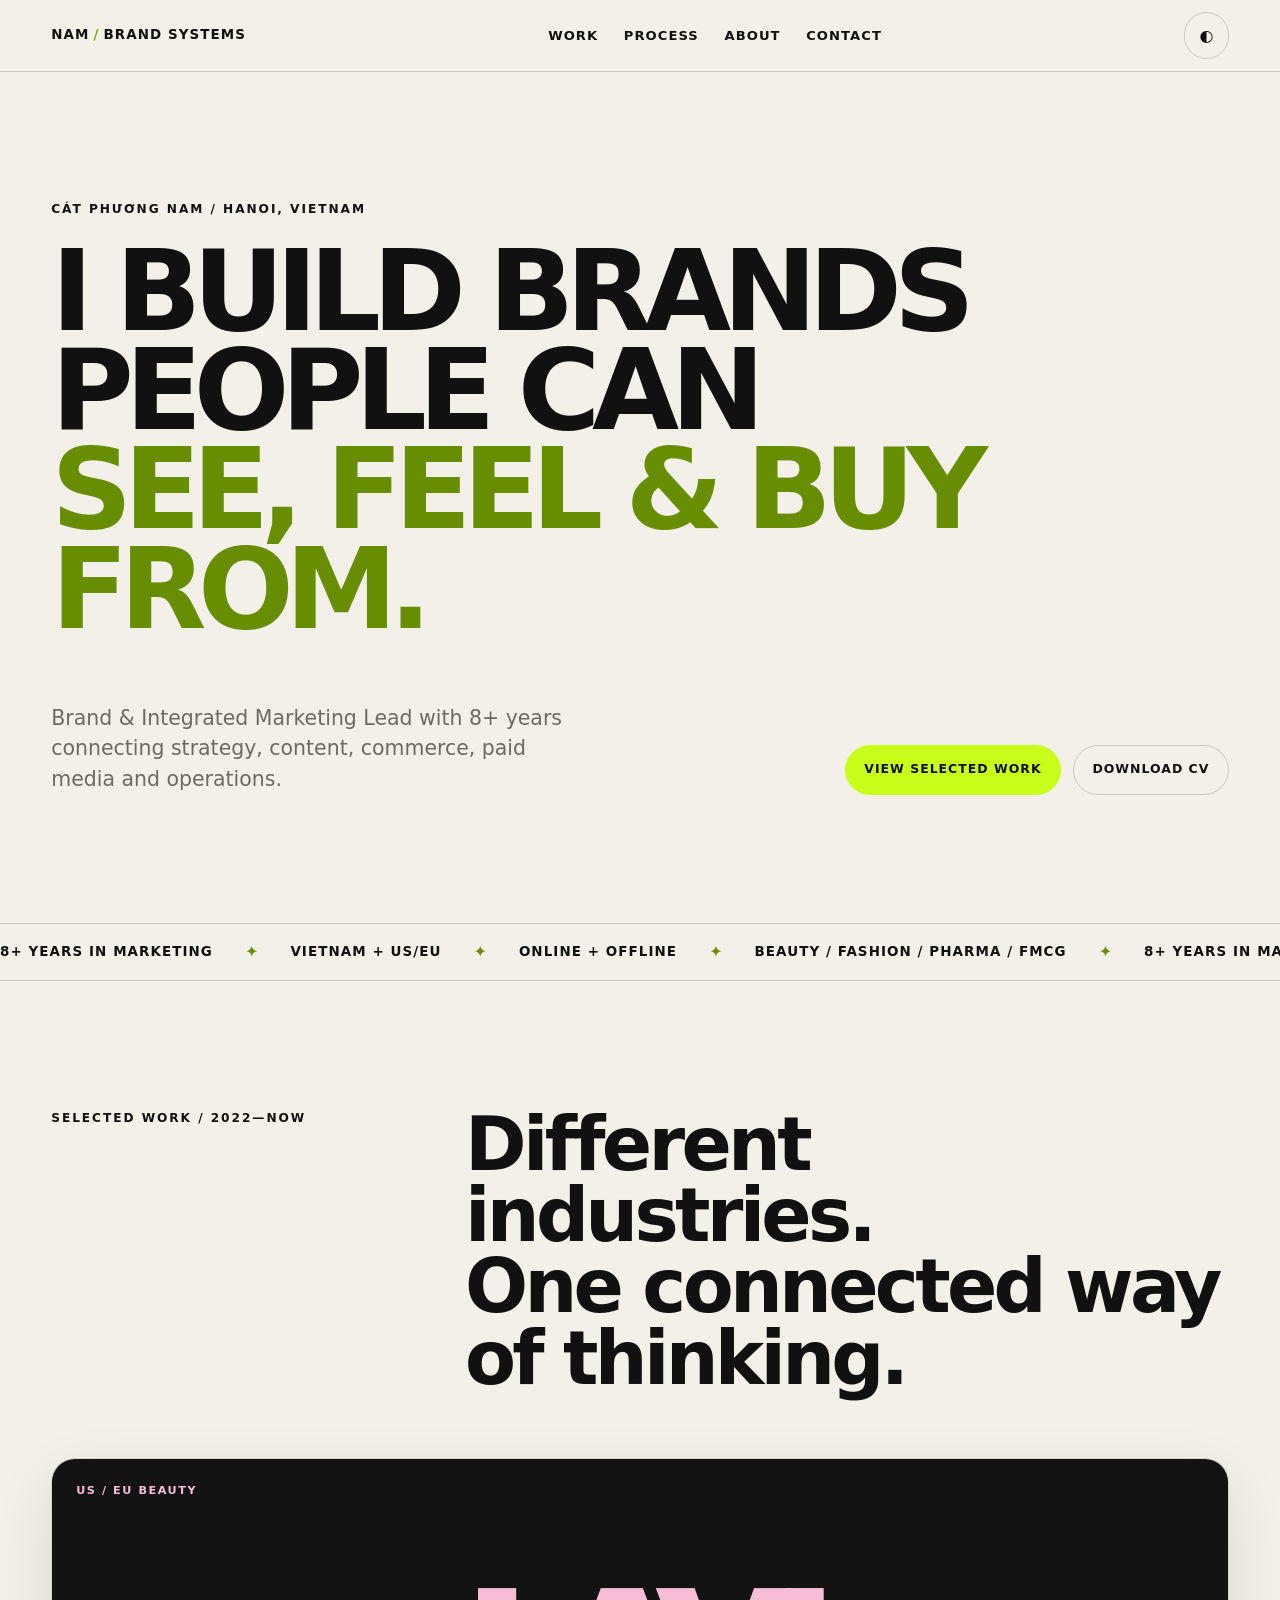
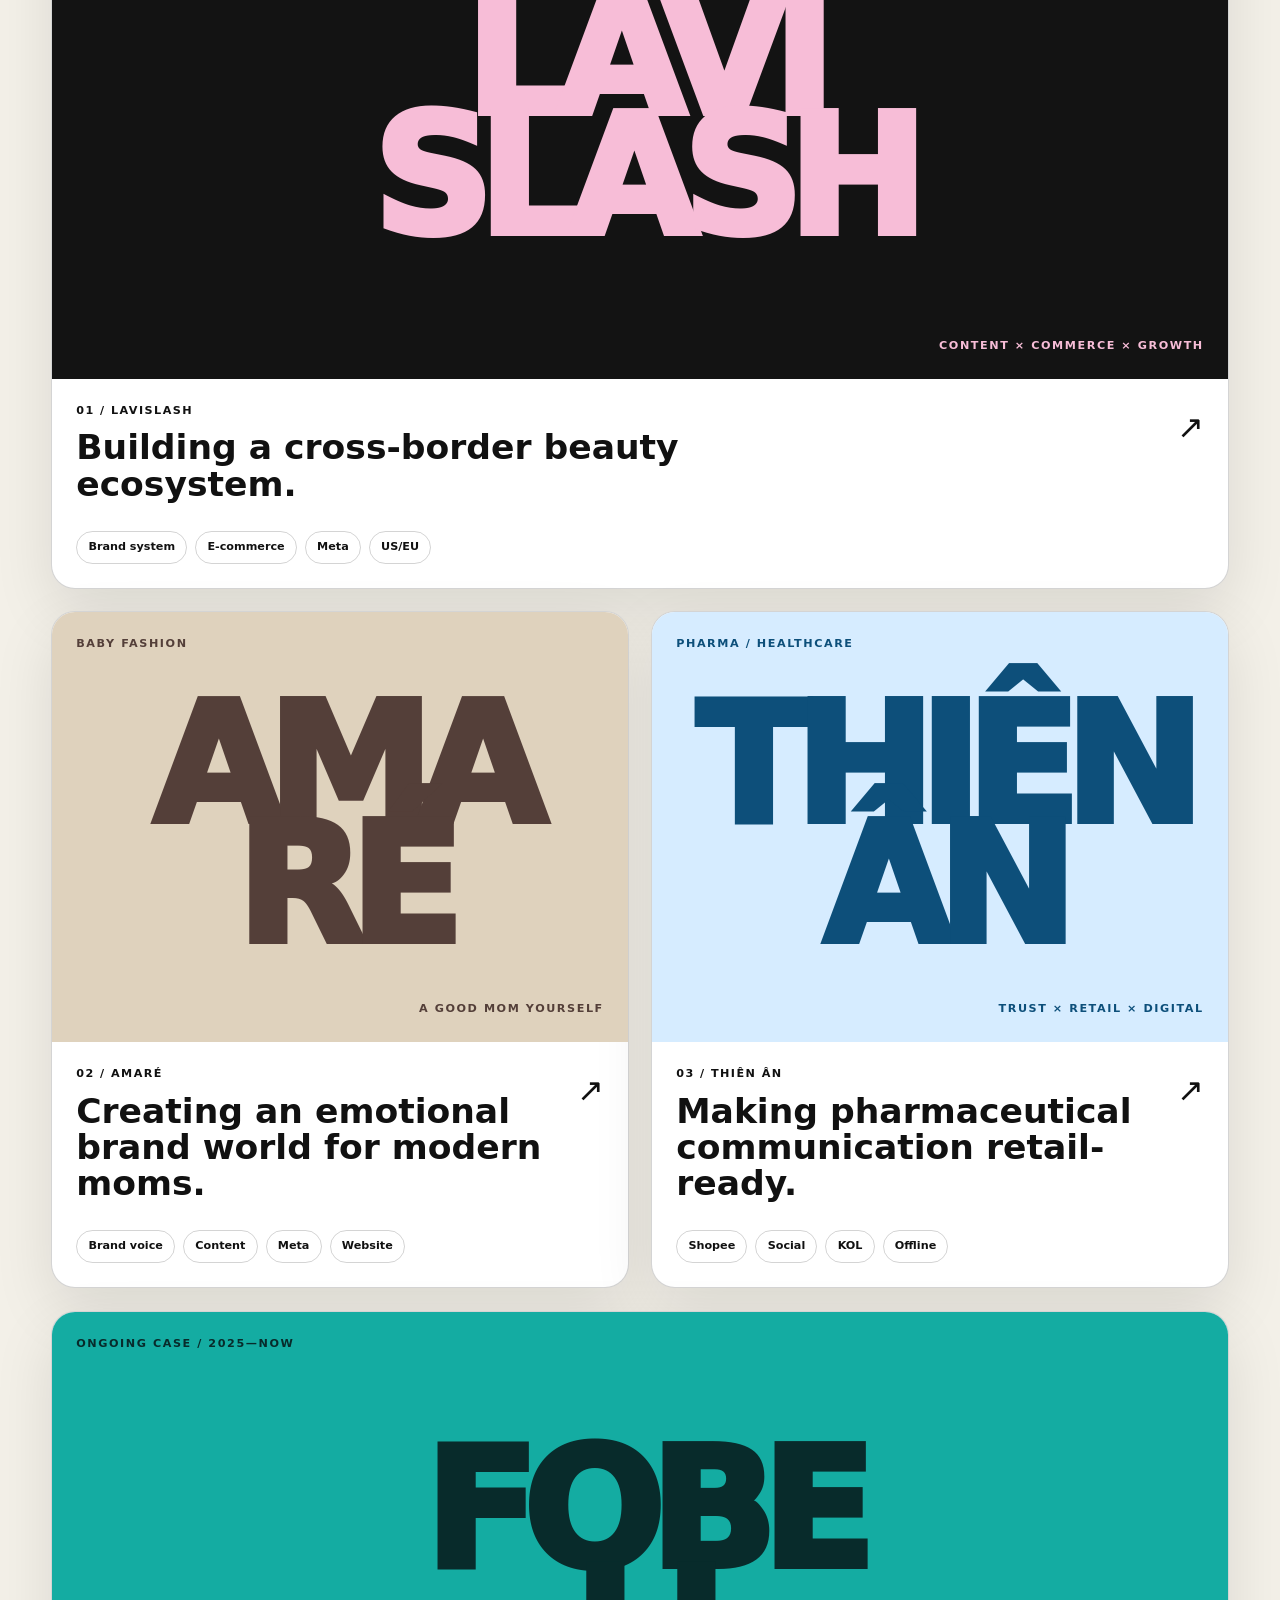
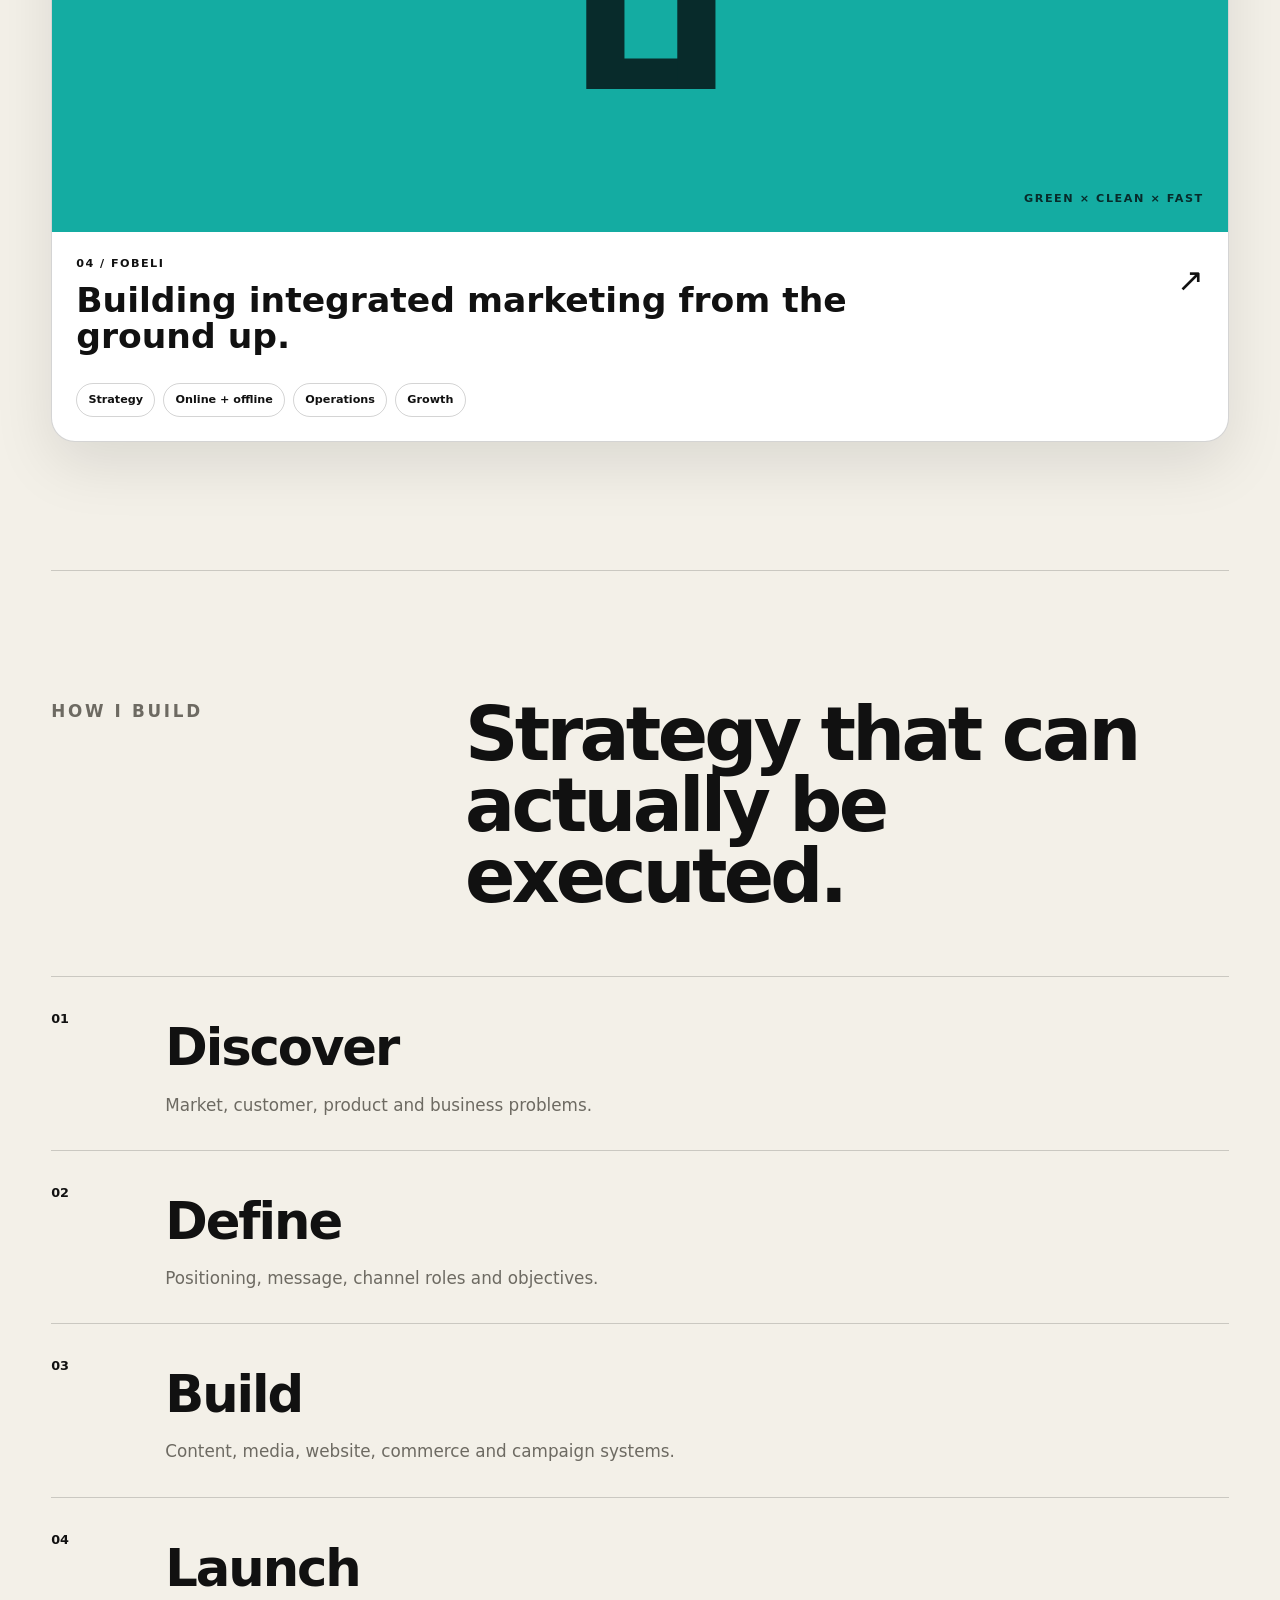
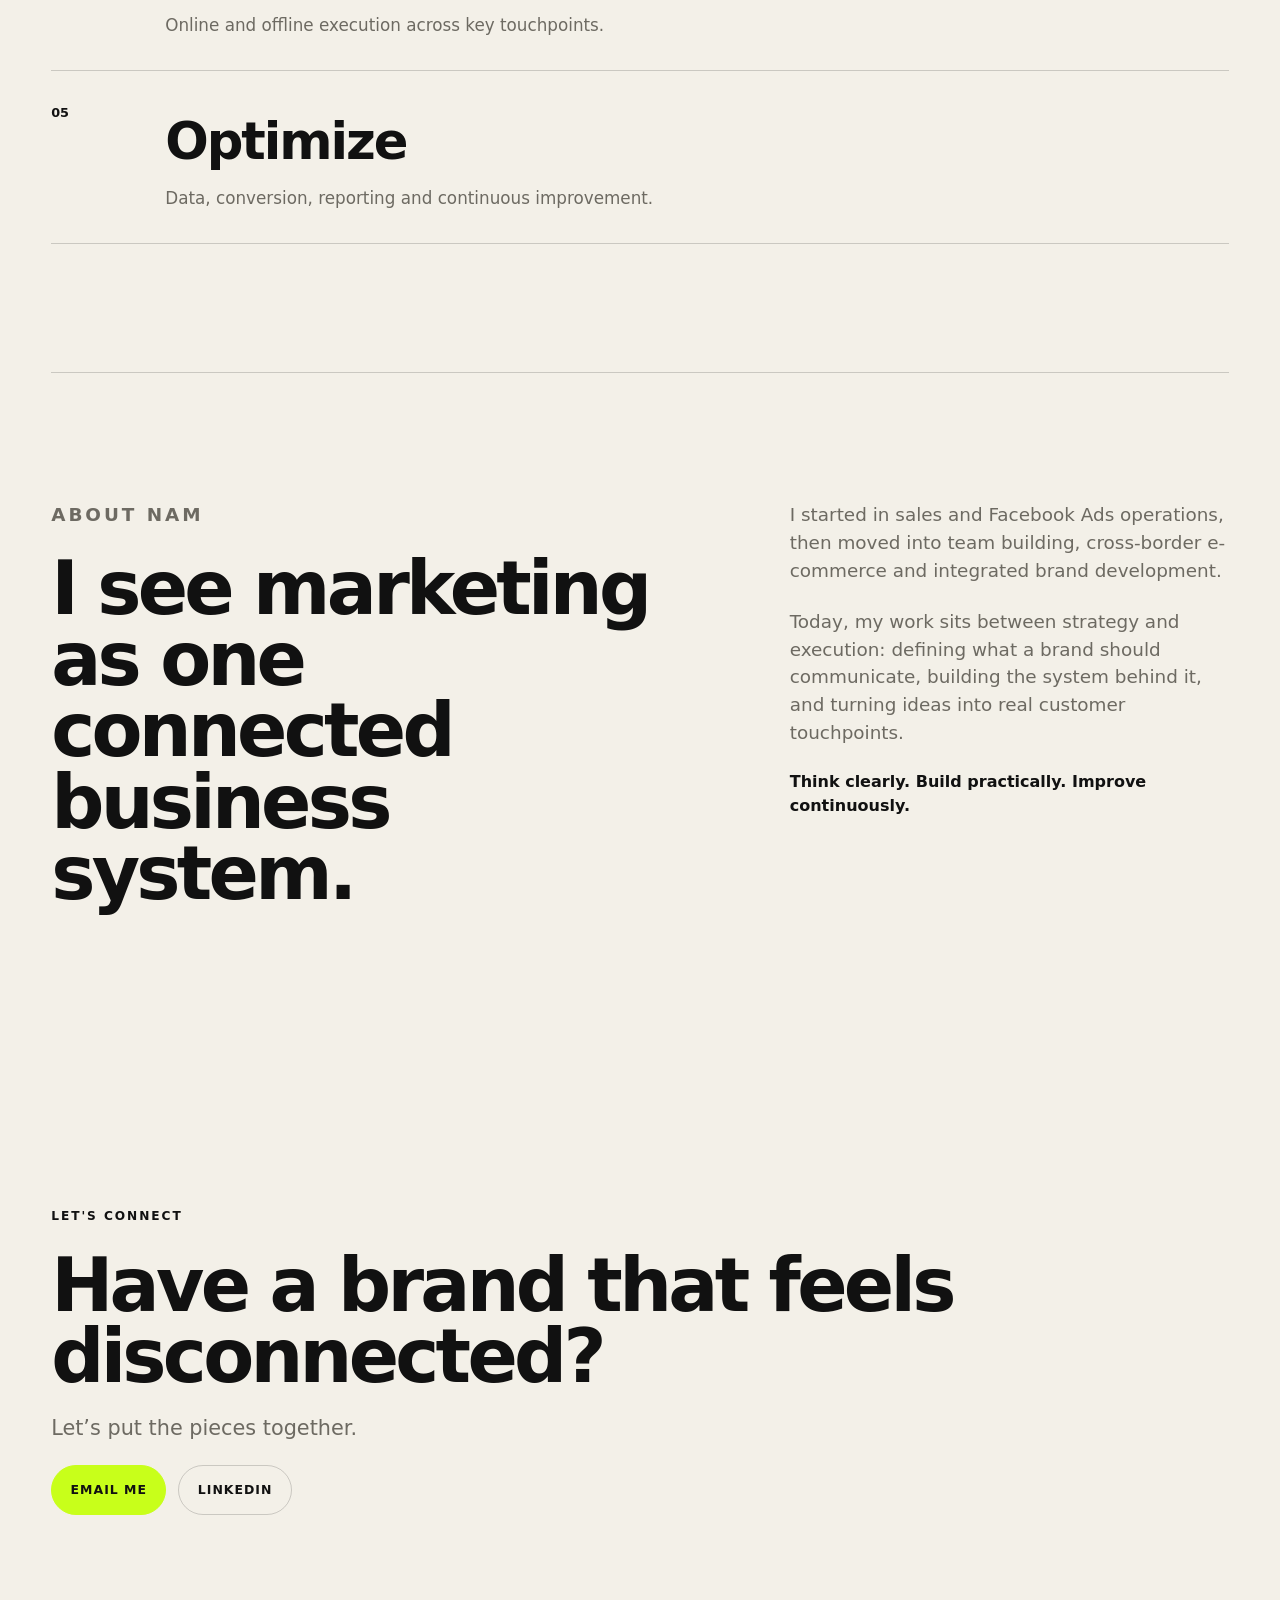
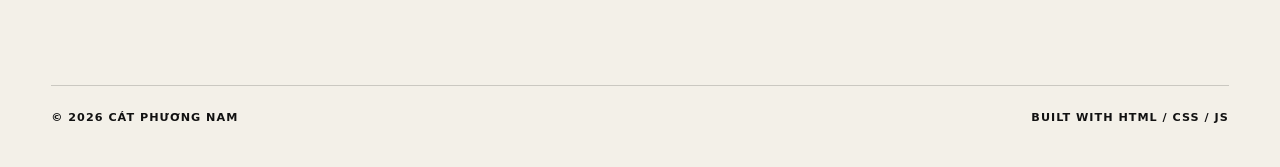
<file: index.html>
<!doctype html>
<html lang="en">
<head>
  <meta charset="utf-8">
  <meta name="viewport" content="width=device-width,initial-scale=1">
  <meta name="description" content="Cát Phương Nam — Brand & Integrated Marketing Lead.">
  <meta name="theme-color" content="#0d0d0d">
  <meta property="og:title" content="Cát Phương Nam — Marketing Portfolio">
  <meta property="og:description" content="I build connected brand systems across strategy, content, commerce and growth.">
  <meta property="og:type" content="website">
  <title>Cát Phương Nam — Brand & Integrated Marketing Lead</title>
  <link rel="stylesheet" href="./styles.css">
  <script defer src="./script.js"></script>
</head>
<body>
  <header class="site-header">
    <a class="brand-mark" href="#top">NAM<span>/</span>BRAND SYSTEMS</a>
    <nav class="desktop-nav"><a href="#work">Work</a><a href="#process">Process</a><a href="#about">About</a><a href="#contact">Contact</a></nav>
    <div class="header-actions"><button class="theme-toggle" aria-label="Toggle theme">◐</button><button class="menu-toggle" aria-expanded="false">Menu</button></div>
  </header>
  <nav class="mobile-menu" hidden><a href="#work">Work</a><a href="#process">Process</a><a href="#about">About</a><a href="#contact">Contact</a></nav>

  <main>
    <section id="top" class="hero section">
      <p class="eyebrow reveal">CÁT PHƯƠNG NAM / HANOI, VIETNAM</p>
      <h1 class="hero-title reveal">I build brands people can <span>see, feel & buy from.</span></h1>
      <div class="hero-bottom reveal">
        <p>Brand & Integrated Marketing Lead with 8+ years connecting strategy, content, commerce, paid media and operations.</p>
        <div class="actions"><a class="button primary" href="#work">View selected work</a><a class="button" href="./assets/cv/CV-Cat-Phuong-Nam.docx" download>Download CV</a></div>
      </div>
    </section>

    <section class="ticker"><div class="ticker-track"><span>8+ YEARS IN MARKETING</span><b>✦</b><span>VIETNAM + US/EU</span><b>✦</b><span>ONLINE + OFFLINE</span><b>✦</b><span>BEAUTY / FASHION / PHARMA / FMCG</span><b>✦</b><span>8+ YEARS IN MARKETING</span><b>✦</b><span>VIETNAM + US/EU</span><b>✦</b><span>ONLINE + OFFLINE</span><b>✦</b><span>BEAUTY / FASHION / PHARMA / FMCG</span></div></section>

    <section id="work" class="section">
      <div class="section-heading reveal"><p class="eyebrow">SELECTED WORK / 2022—NOW</p><h2>Different industries.<br>One connected way of thinking.</h2></div>
      <div class="project-grid">
        <article class="project-card wide reveal"><a href="./projects/lavislash.html"><div class="project-visual lavislash"><small>US / EU BEAUTY</small><strong>LAVI<br>SLASH</strong><em>CONTENT × COMMERCE × GROWTH</em></div><div class="project-meta"><div><p>01 / LAVISLASH</p><h3>Building a cross-border beauty ecosystem.</h3></div><span>↗</span></div><div class="tags"><i>Brand system</i><i>E-commerce</i><i>Meta</i><i>US/EU</i></div></a></article>
        <article class="project-card reveal"><a href="./projects/amare.html"><div class="project-visual amare"><small>BABY FASHION</small><strong>AMA<br>RÉ</strong><em>A GOOD MOM YOURSELF</em></div><div class="project-meta"><div><p>02 / AMARÉ</p><h3>Creating an emotional brand world for modern moms.</h3></div><span>↗</span></div><div class="tags"><i>Brand voice</i><i>Content</i><i>Meta</i><i>Website</i></div></a></article>
        <article class="project-card reveal"><a href="./projects/thien-an.html"><div class="project-visual thienan"><small>PHARMA / HEALTHCARE</small><strong>THIÊN<br>ÂN</strong><em>TRUST × RETAIL × DIGITAL</em></div><div class="project-meta"><div><p>03 / THIÊN ÂN</p><h3>Making pharmaceutical communication retail-ready.</h3></div><span>↗</span></div><div class="tags"><i>Shopee</i><i>Social</i><i>KOL</i><i>Offline</i></div></a></article>
        <article class="project-card wide reveal"><a href="./projects/fobeli.html"><div class="project-visual fobeli"><small>ONGOING CASE / 2025—NOW</small><strong>FOBE<br>LI</strong><em>GREEN × CLEAN × FAST</em></div><div class="project-meta"><div><p>04 / FOBELI</p><h3>Building integrated marketing from the ground up.</h3></div><span>↗</span></div><div class="tags"><i>Strategy</i><i>Online + offline</i><i>Operations</i><i>Growth</i></div></a></article>
      </div>
    </section>

    <section id="process" class="section process">
      <div class="section-heading reveal"><p class="eyebrow">HOW I BUILD</p><h2>Strategy that can actually be executed.</h2></div>
      <ol><li class="reveal"><span>01</span><div><h3>Discover</h3><p>Market, customer, product and business problems.</p></div></li><li class="reveal"><span>02</span><div><h3>Define</h3><p>Positioning, message, channel roles and objectives.</p></div></li><li class="reveal"><span>03</span><div><h3>Build</h3><p>Content, media, website, commerce and campaign systems.</p></div></li><li class="reveal"><span>04</span><div><h3>Launch</h3><p>Online and offline execution across key touchpoints.</p></div></li><li class="reveal"><span>05</span><div><h3>Optimize</h3><p>Data, conversion, reporting and continuous improvement.</p></div></li></ol>
    </section>

    <section id="about" class="section about"><div class="about-grid"><div class="reveal"><p class="eyebrow">ABOUT NAM</p><h2>I see marketing as one connected business system.</h2></div><div class="reveal"><p>I started in sales and Facebook Ads operations, then moved into team building, cross-border e-commerce and integrated brand development.</p><p>Today, my work sits between strategy and execution: defining what a brand should communicate, building the system behind it, and turning ideas into real customer touchpoints.</p><strong>Think clearly. Build practically. Improve continuously.</strong></div></div></section>

    <section id="contact" class="section contact"><p class="eyebrow reveal">LET'S CONNECT</p><h2 class="reveal">Have a brand that feels disconnected?</h2><p class="reveal">Let’s put the pieces together.</p><div class="actions reveal"><a class="button primary" href="mailto:namkaka1610@gmail.com">Email me</a><a class="button" href="https://www.linkedin.com/" target="_blank" rel="noreferrer">LinkedIn</a></div></section>
  </main>
  <footer><span>© <span id="year"></span> CÁT PHƯƠNG NAM</span><span>BUILT WITH HTML / CSS / JS</span></footer>
</body>
</html>
</file>
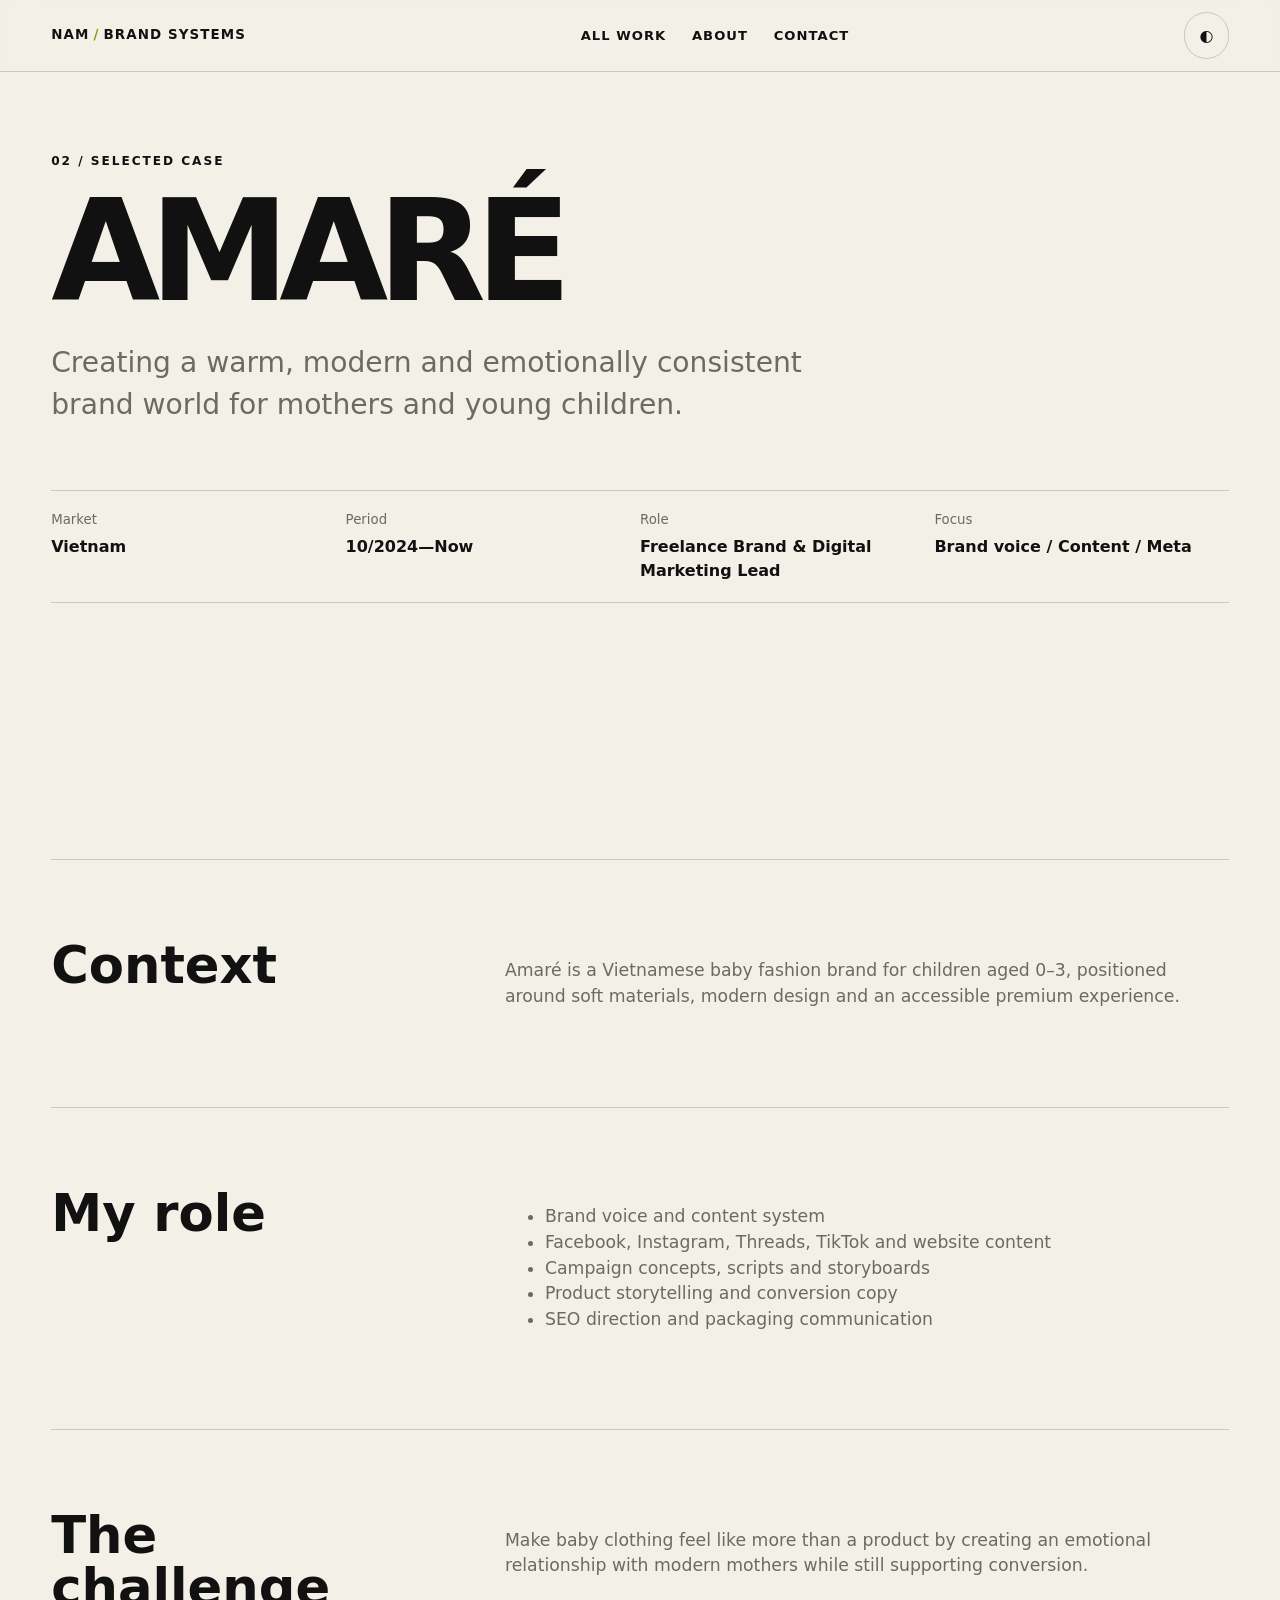
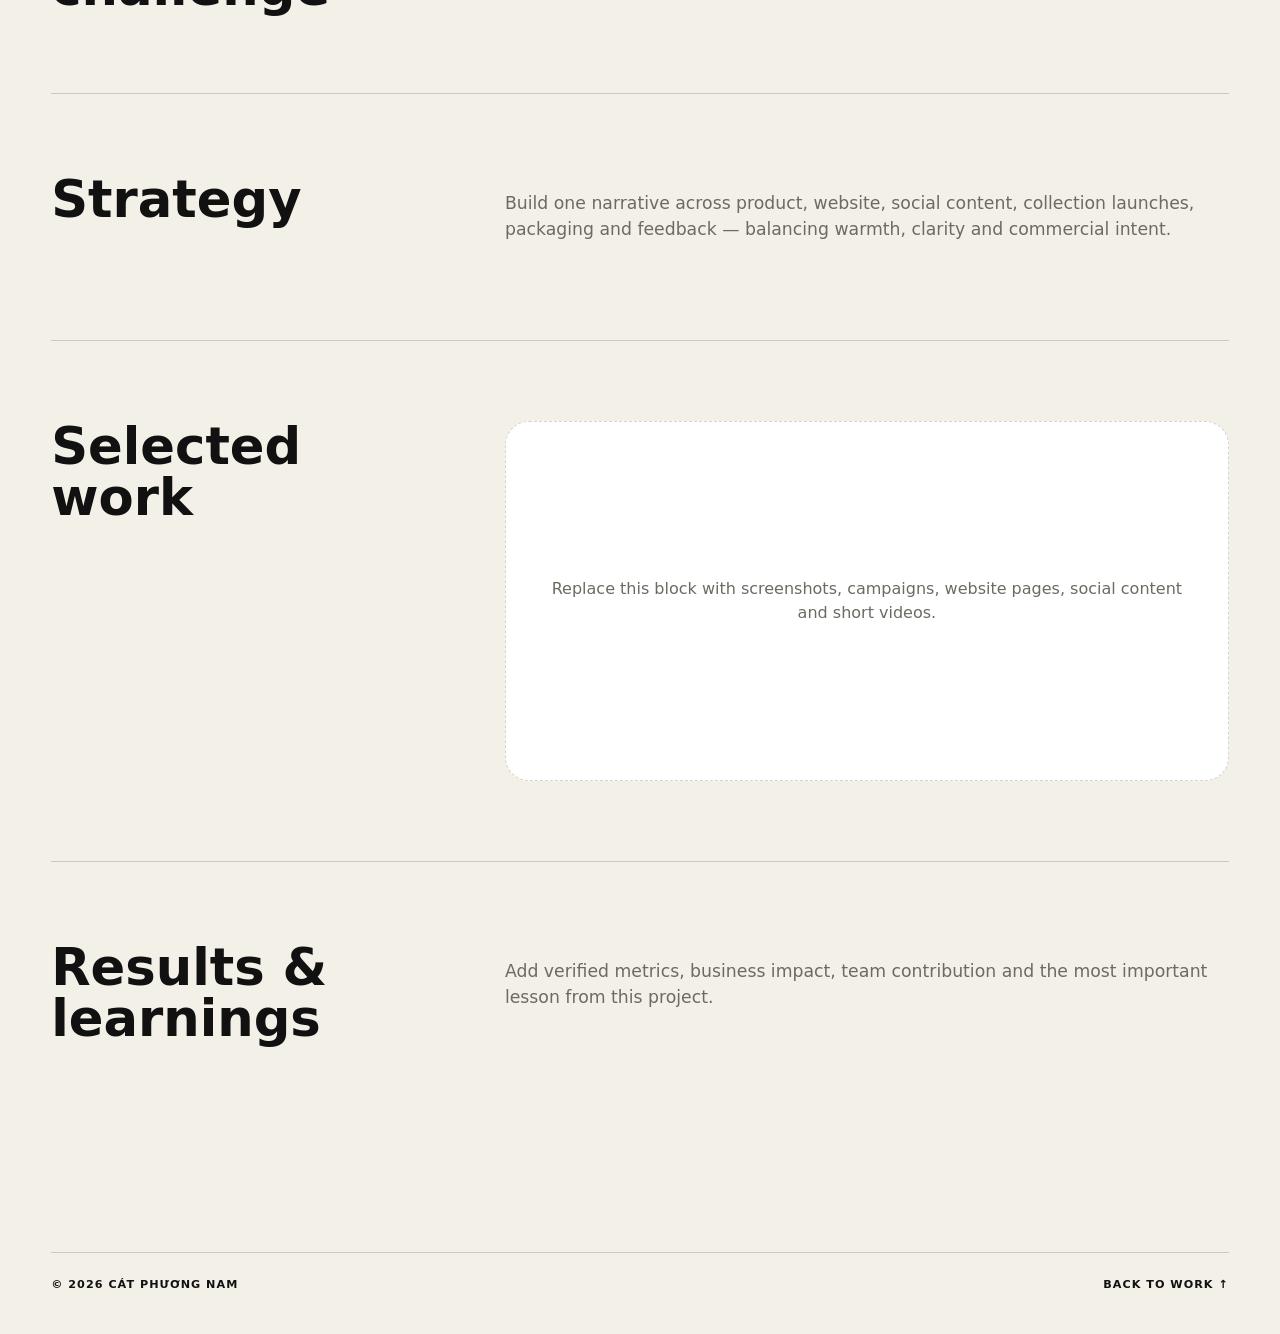
<file: projects/amare.html>
<!doctype html><html lang="en"><head><meta charset="utf-8"><meta name="viewport" content="width=device-width,initial-scale=1"><title>AMARÉ — Cát Phương Nam Portfolio</title><meta name="description" content="Creating a warm, modern and emotionally consistent brand world for mothers and young children."><link rel="stylesheet" href="../styles.css"><script defer src="../script.js"></script></head><body><header class="site-header"><a class="brand-mark" href="../index.html">NAM<span>/</span>BRAND SYSTEMS</a><nav class="desktop-nav"><a href="../index.html#work">All work</a><a href="../index.html#about">About</a><a href="../index.html#contact">Contact</a></nav><div class="header-actions"><button class="theme-toggle" aria-label="Toggle theme">◐</button></div></header><main><section class="section case-hero"><p class="eyebrow reveal">02 / SELECTED CASE</p><h1 class="case-title reveal">AMARÉ</h1><p class="case-subtitle reveal">Creating a warm, modern and emotionally consistent brand world for mothers and young children.</p><div class="case-meta reveal"><div><small>Market</small><strong>Vietnam</strong></div><div><small>Period</small><strong>10/2024—Now</strong></div><div><small>Role</small><strong>Freelance Brand & Digital Marketing Lead</strong></div><div><small>Focus</small><strong>Brand voice / Content / Meta</strong></div></div></section><section class="section"><div class="case-block reveal"><h2>Context</h2><div><p>Amaré is a Vietnamese baby fashion brand for children aged 0–3, positioned around soft materials, modern design and an accessible premium experience.</p></div></div><div class="case-block reveal"><h2>My role</h2><div><ul><li>Brand voice and content system</li><li>Facebook, Instagram, Threads, TikTok and website content</li><li>Campaign concepts, scripts and storyboards</li><li>Product storytelling and conversion copy</li><li>SEO direction and packaging communication</li></ul></div></div><div class="case-block reveal"><h2>The challenge</h2><div><p>Make baby clothing feel like more than a product by creating an emotional relationship with modern mothers while still supporting conversion.</p></div></div><div class="case-block reveal"><h2>Strategy</h2><div><p>Build one narrative across product, website, social content, collection launches, packaging and feedback — balancing warmth, clarity and commercial intent.</p></div></div><div class="case-block reveal"><h2>Selected work</h2><div class="case-placeholder">Replace this block with screenshots, campaigns, website pages, social content and short videos.</div></div><div class="case-block reveal"><h2>Results & learnings</h2><div><p>Add verified metrics, business impact, team contribution and the most important lesson from this project.</p></div></div></section></main><footer><span>© <span id="year"></span> CÁT PHƯƠNG NAM</span><a href="../index.html#work">BACK TO WORK ↑</a></footer></body></html>
</file>
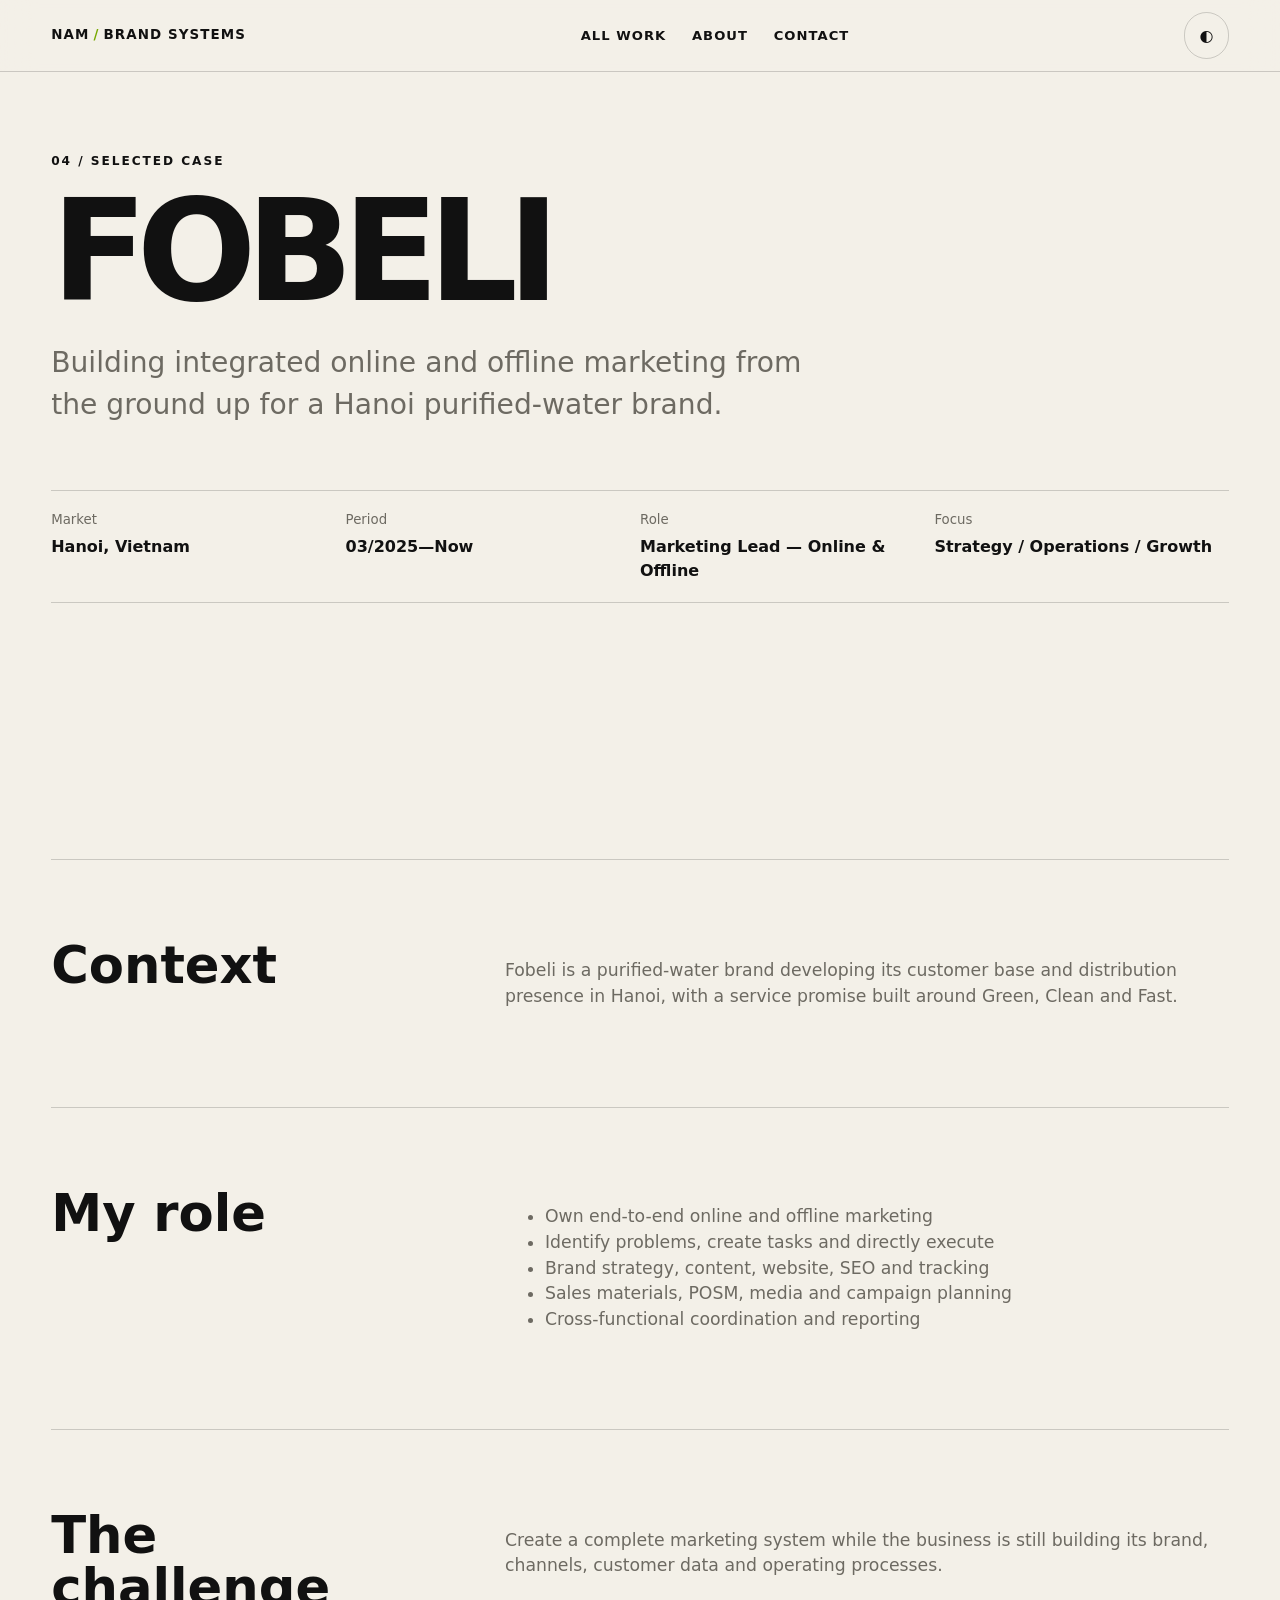
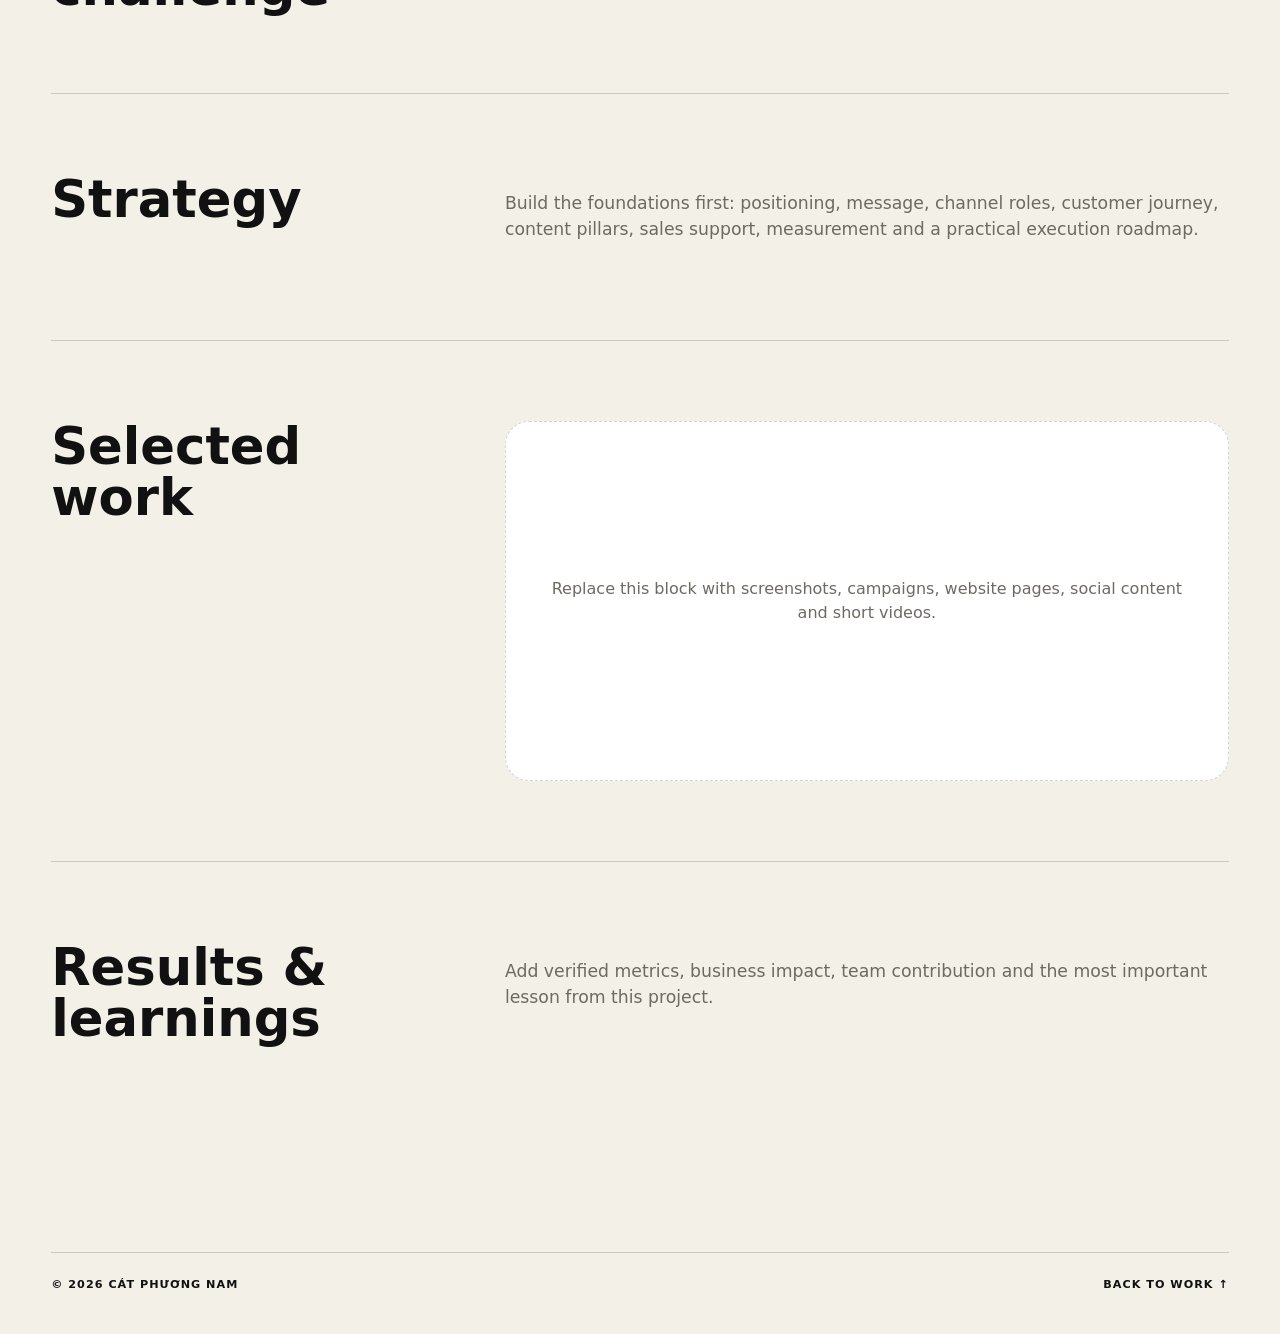
<file: projects/fobeli.html>
<!doctype html><html lang="en"><head><meta charset="utf-8"><meta name="viewport" content="width=device-width,initial-scale=1"><title>FOBELI — Cát Phương Nam Portfolio</title><meta name="description" content="Building integrated online and offline marketing from the ground up for a Hanoi purified-water brand."><link rel="stylesheet" href="../styles.css"><script defer src="../script.js"></script></head><body><header class="site-header"><a class="brand-mark" href="../index.html">NAM<span>/</span>BRAND SYSTEMS</a><nav class="desktop-nav"><a href="../index.html#work">All work</a><a href="../index.html#about">About</a><a href="../index.html#contact">Contact</a></nav><div class="header-actions"><button class="theme-toggle" aria-label="Toggle theme">◐</button></div></header><main><section class="section case-hero"><p class="eyebrow reveal">04 / SELECTED CASE</p><h1 class="case-title reveal">FOBELI</h1><p class="case-subtitle reveal">Building integrated online and offline marketing from the ground up for a Hanoi purified-water brand.</p><div class="case-meta reveal"><div><small>Market</small><strong>Hanoi, Vietnam</strong></div><div><small>Period</small><strong>03/2025—Now</strong></div><div><small>Role</small><strong>Marketing Lead — Online & Offline</strong></div><div><small>Focus</small><strong>Strategy / Operations / Growth</strong></div></div></section><section class="section"><div class="case-block reveal"><h2>Context</h2><div><p>Fobeli is a purified-water brand developing its customer base and distribution presence in Hanoi, with a service promise built around Green, Clean and Fast.</p></div></div><div class="case-block reveal"><h2>My role</h2><div><ul><li>Own end-to-end online and offline marketing</li><li>Identify problems, create tasks and directly execute</li><li>Brand strategy, content, website, SEO and tracking</li><li>Sales materials, POSM, media and campaign planning</li><li>Cross-functional coordination and reporting</li></ul></div></div><div class="case-block reveal"><h2>The challenge</h2><div><p>Create a complete marketing system while the business is still building its brand, channels, customer data and operating processes.</p></div></div><div class="case-block reveal"><h2>Strategy</h2><div><p>Build the foundations first: positioning, message, channel roles, customer journey, content pillars, sales support, measurement and a practical execution roadmap.</p></div></div><div class="case-block reveal"><h2>Selected work</h2><div class="case-placeholder">Replace this block with screenshots, campaigns, website pages, social content and short videos.</div></div><div class="case-block reveal"><h2>Results & learnings</h2><div><p>Add verified metrics, business impact, team contribution and the most important lesson from this project.</p></div></div></section></main><footer><span>© <span id="year"></span> CÁT PHƯƠNG NAM</span><a href="../index.html#work">BACK TO WORK ↑</a></footer></body></html>
</file>
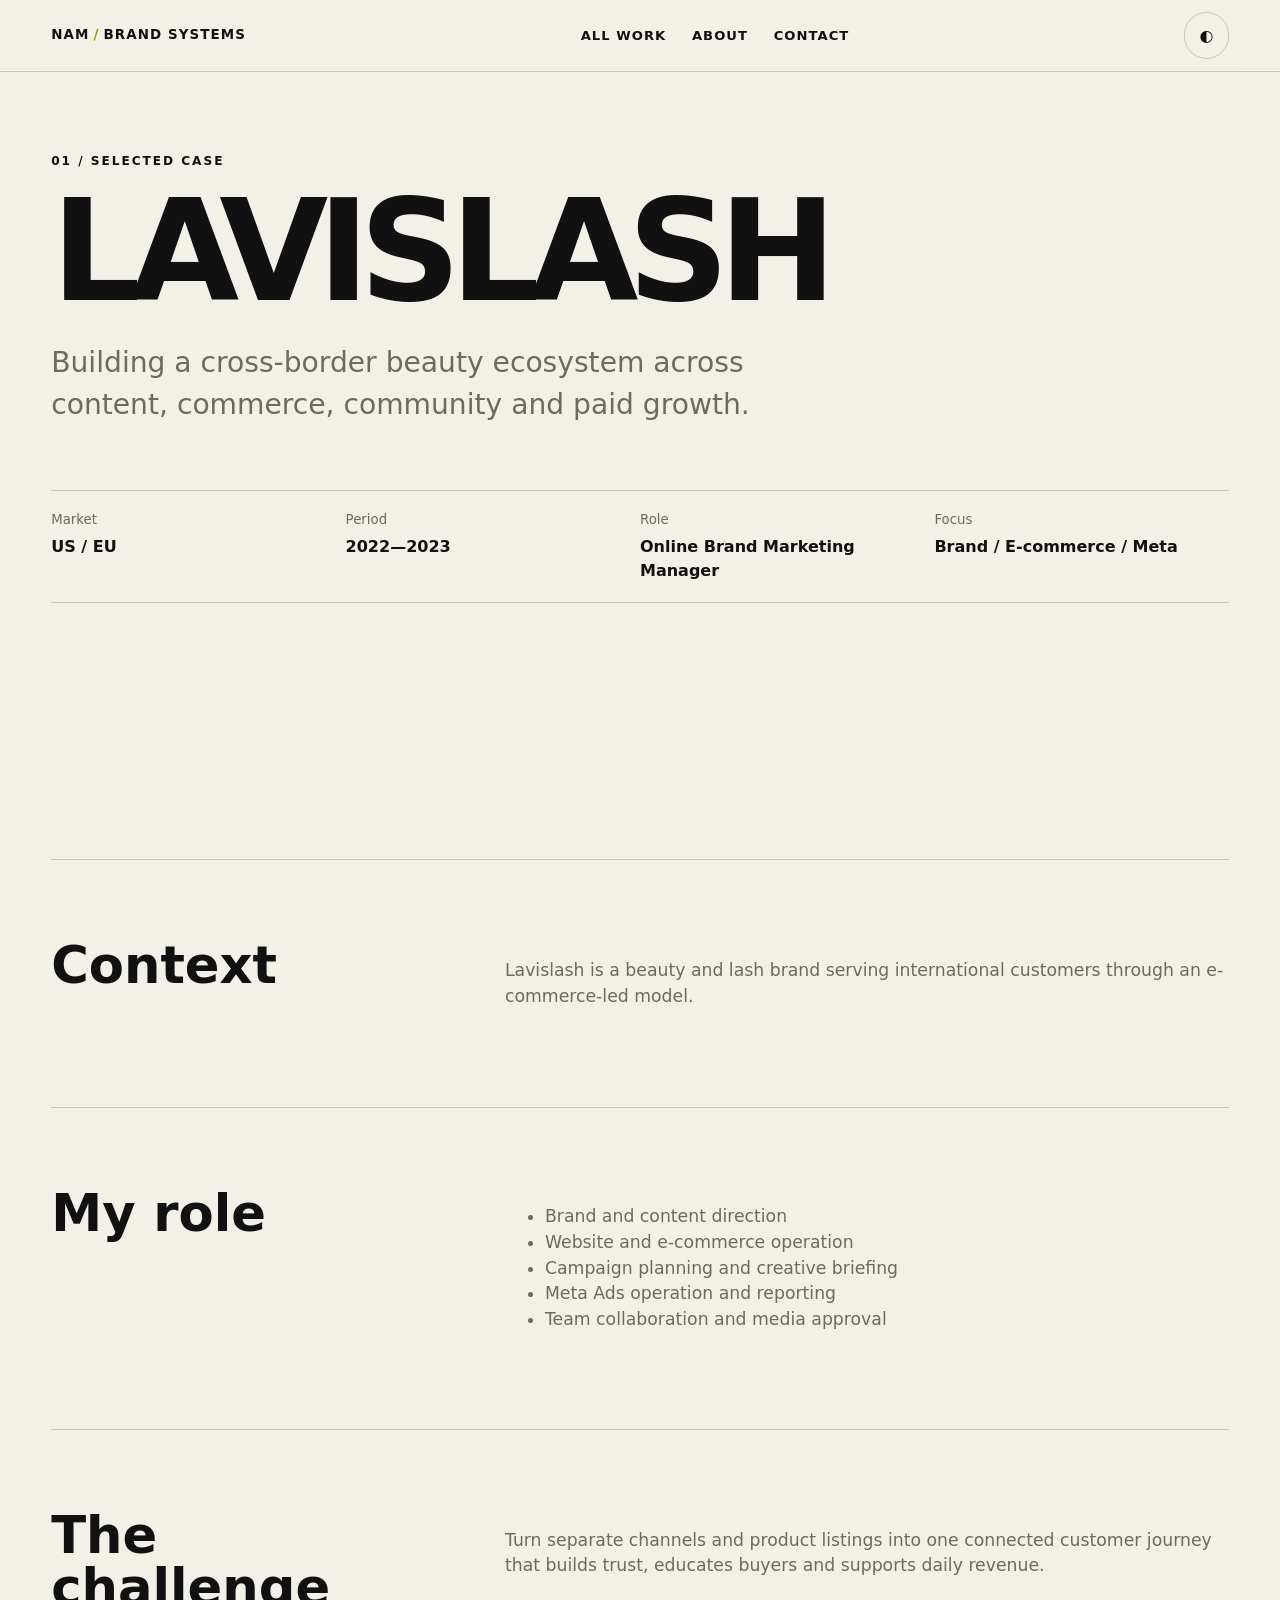
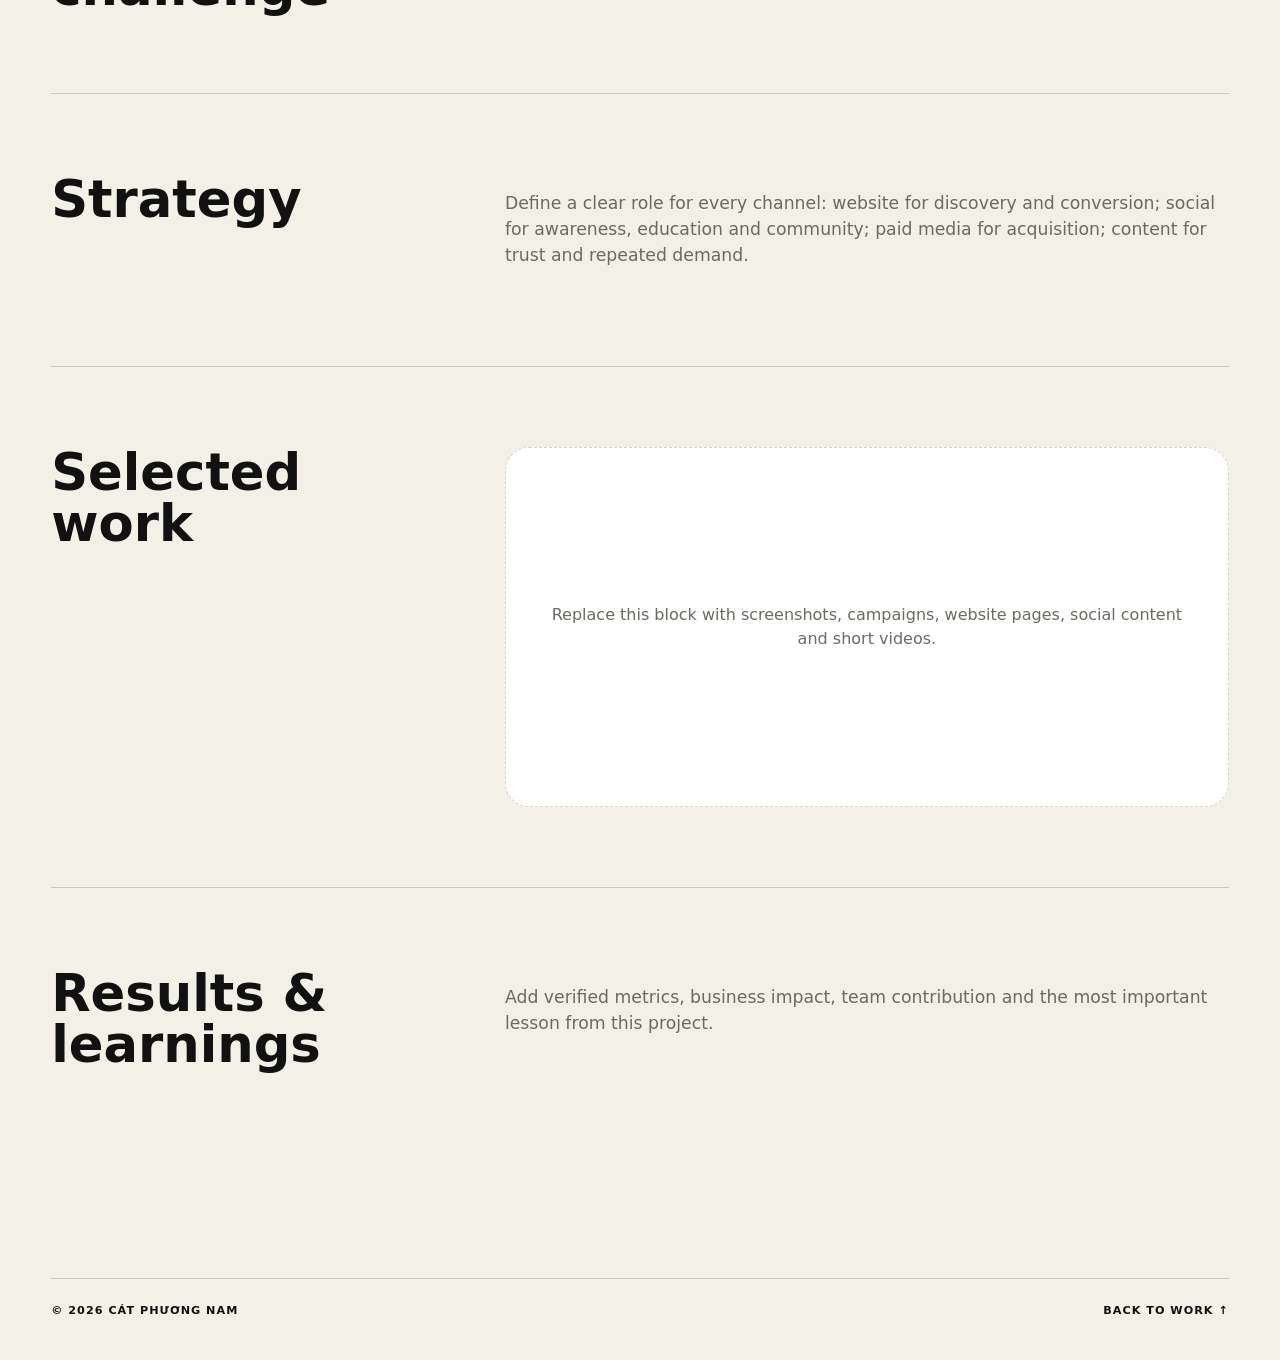
<file: projects/lavislash.html>
<!doctype html><html lang="en"><head><meta charset="utf-8"><meta name="viewport" content="width=device-width,initial-scale=1"><title>LAVISLASH — Cát Phương Nam Portfolio</title><meta name="description" content="Building a cross-border beauty ecosystem across content, commerce, community and paid growth."><link rel="stylesheet" href="../styles.css"><script defer src="../script.js"></script></head><body><header class="site-header"><a class="brand-mark" href="../index.html">NAM<span>/</span>BRAND SYSTEMS</a><nav class="desktop-nav"><a href="../index.html#work">All work</a><a href="../index.html#about">About</a><a href="../index.html#contact">Contact</a></nav><div class="header-actions"><button class="theme-toggle" aria-label="Toggle theme">◐</button></div></header><main><section class="section case-hero"><p class="eyebrow reveal">01 / SELECTED CASE</p><h1 class="case-title reveal">LAVISLASH</h1><p class="case-subtitle reveal">Building a cross-border beauty ecosystem across content, commerce, community and paid growth.</p><div class="case-meta reveal"><div><small>Market</small><strong>US / EU</strong></div><div><small>Period</small><strong>2022—2023</strong></div><div><small>Role</small><strong>Online Brand Marketing Manager</strong></div><div><small>Focus</small><strong>Brand / E-commerce / Meta</strong></div></div></section><section class="section"><div class="case-block reveal"><h2>Context</h2><div><p>Lavislash is a beauty and lash brand serving international customers through an e-commerce-led model.</p></div></div><div class="case-block reveal"><h2>My role</h2><div><ul><li>Brand and content direction</li><li>Website and e-commerce operation</li><li>Campaign planning and creative briefing</li><li>Meta Ads operation and reporting</li><li>Team collaboration and media approval</li></ul></div></div><div class="case-block reveal"><h2>The challenge</h2><div><p>Turn separate channels and product listings into one connected customer journey that builds trust, educates buyers and supports daily revenue.</p></div></div><div class="case-block reveal"><h2>Strategy</h2><div><p>Define a clear role for every channel: website for discovery and conversion; social for awareness, education and community; paid media for acquisition; content for trust and repeated demand.</p></div></div><div class="case-block reveal"><h2>Selected work</h2><div class="case-placeholder">Replace this block with screenshots, campaigns, website pages, social content and short videos.</div></div><div class="case-block reveal"><h2>Results & learnings</h2><div><p>Add verified metrics, business impact, team contribution and the most important lesson from this project.</p></div></div></section></main><footer><span>© <span id="year"></span> CÁT PHƯƠNG NAM</span><a href="../index.html#work">BACK TO WORK ↑</a></footer></body></html>
</file>
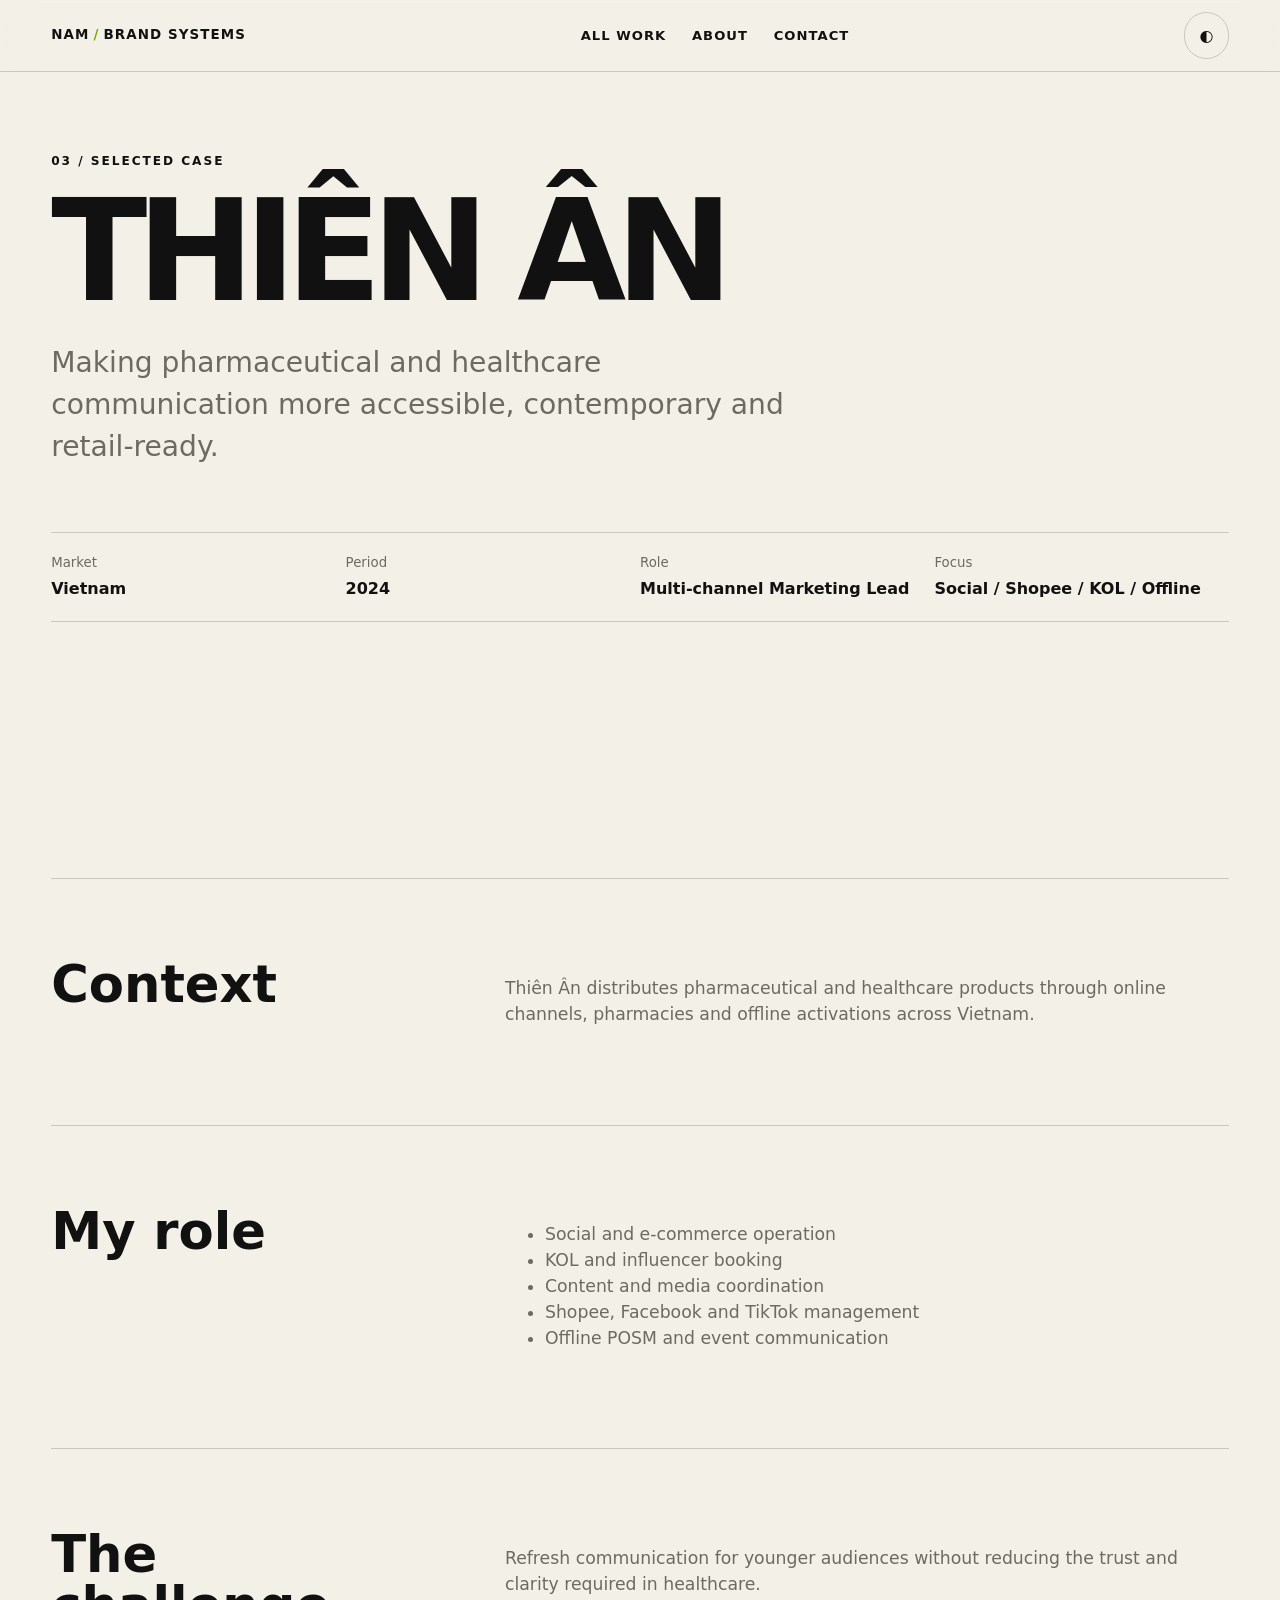
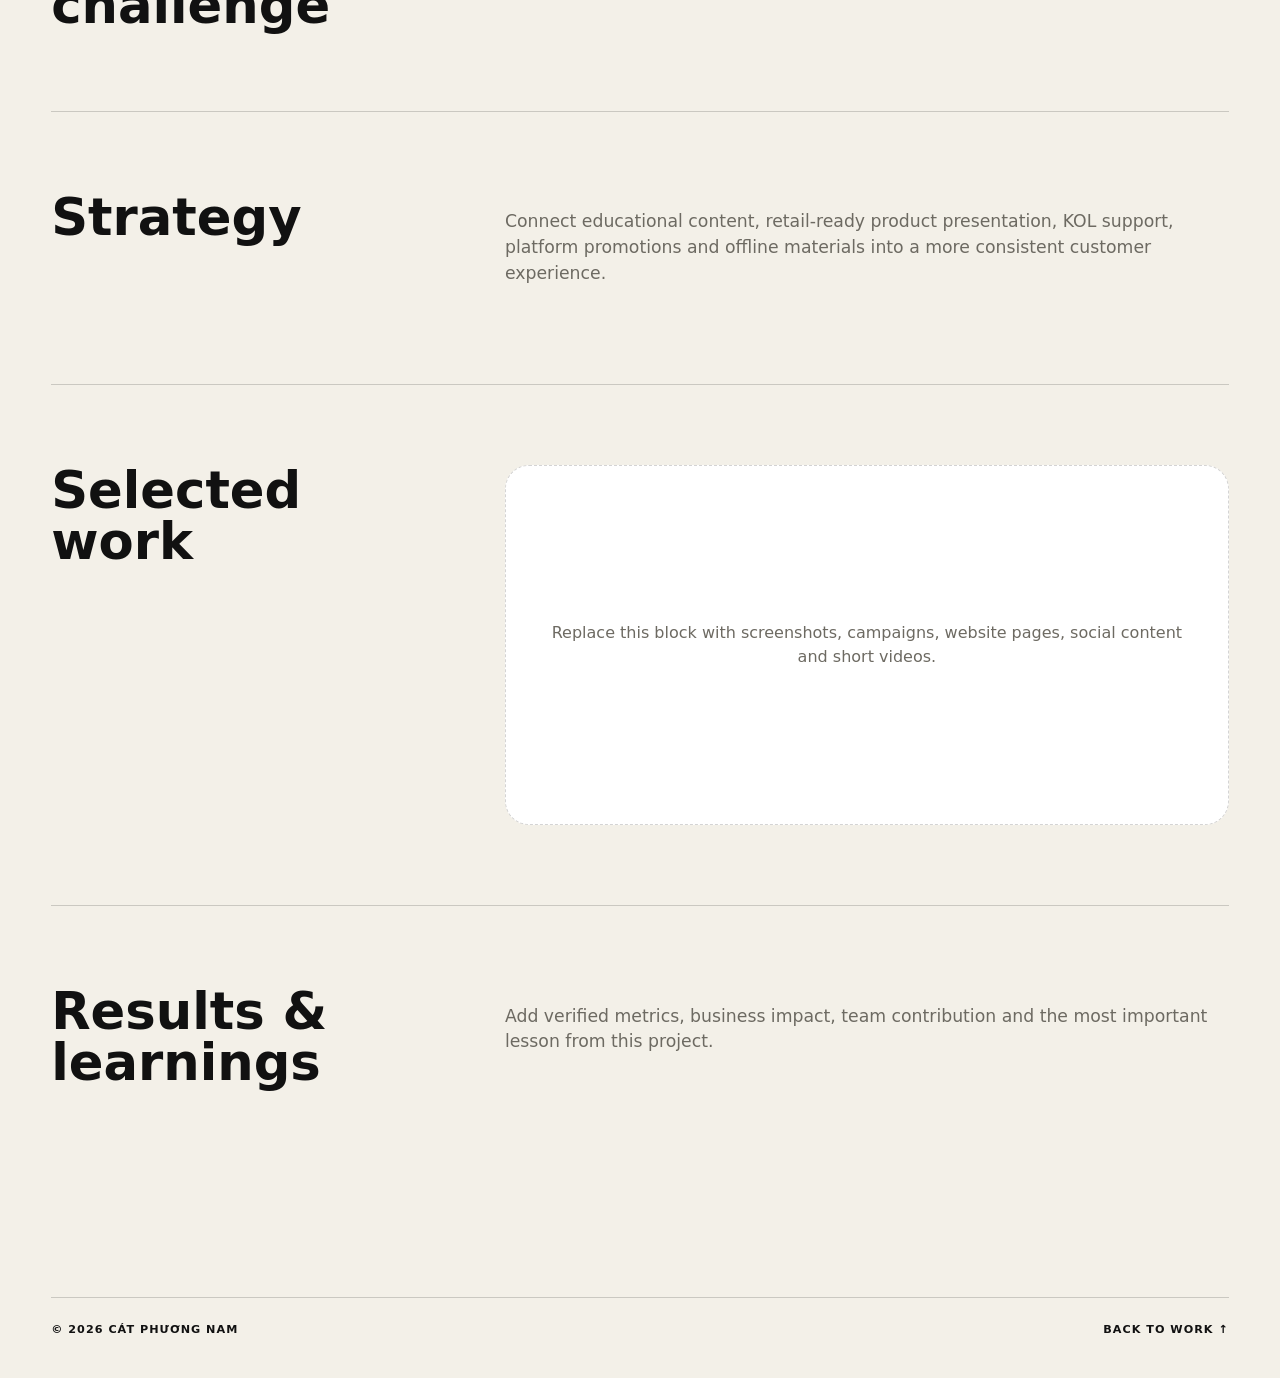
<file: projects/thien-an.html>
<!doctype html><html lang="en"><head><meta charset="utf-8"><meta name="viewport" content="width=device-width,initial-scale=1"><title>THIÊN ÂN — Cát Phương Nam Portfolio</title><meta name="description" content="Making pharmaceutical and healthcare communication more accessible, contemporary and retail-ready."><link rel="stylesheet" href="../styles.css"><script defer src="../script.js"></script></head><body><header class="site-header"><a class="brand-mark" href="../index.html">NAM<span>/</span>BRAND SYSTEMS</a><nav class="desktop-nav"><a href="../index.html#work">All work</a><a href="../index.html#about">About</a><a href="../index.html#contact">Contact</a></nav><div class="header-actions"><button class="theme-toggle" aria-label="Toggle theme">◐</button></div></header><main><section class="section case-hero"><p class="eyebrow reveal">03 / SELECTED CASE</p><h1 class="case-title reveal">THIÊN ÂN</h1><p class="case-subtitle reveal">Making pharmaceutical and healthcare communication more accessible, contemporary and retail-ready.</p><div class="case-meta reveal"><div><small>Market</small><strong>Vietnam</strong></div><div><small>Period</small><strong>2024</strong></div><div><small>Role</small><strong>Multi-channel Marketing Lead</strong></div><div><small>Focus</small><strong>Social / Shopee / KOL / Offline</strong></div></div></section><section class="section"><div class="case-block reveal"><h2>Context</h2><div><p>Thiên Ân distributes pharmaceutical and healthcare products through online channels, pharmacies and offline activations across Vietnam.</p></div></div><div class="case-block reveal"><h2>My role</h2><div><ul><li>Social and e-commerce operation</li><li>KOL and influencer booking</li><li>Content and media coordination</li><li>Shopee, Facebook and TikTok management</li><li>Offline POSM and event communication</li></ul></div></div><div class="case-block reveal"><h2>The challenge</h2><div><p>Refresh communication for younger audiences without reducing the trust and clarity required in healthcare.</p></div></div><div class="case-block reveal"><h2>Strategy</h2><div><p>Connect educational content, retail-ready product presentation, KOL support, platform promotions and offline materials into a more consistent customer experience.</p></div></div><div class="case-block reveal"><h2>Selected work</h2><div class="case-placeholder">Replace this block with screenshots, campaigns, website pages, social content and short videos.</div></div><div class="case-block reveal"><h2>Results & learnings</h2><div><p>Add verified metrics, business impact, team contribution and the most important lesson from this project.</p></div></div></section></main><footer><span>© <span id="year"></span> CÁT PHƯƠNG NAM</span><a href="../index.html#work">BACK TO WORK ↑</a></footer></body></html>
</file>
<file: styles.css>
:root{--bg:#f3f0e8;--surface:#fff;--text:#111;--muted:#6d6a62;--line:rgba(17,17,17,.18);--accent:#c8ff1a;--header:rgba(243,240,232,.88);--shadow:0 22px 60px rgba(0,0,0,.1);--radius:24px;--max:1380px} :root[data-theme=dark]{--bg:#0d0d0d;--surface:#171717;--text:#f3f0e8;--muted:#aaa79e;--line:rgba(243,240,232,.18);--header:rgba(13,13,13,.88);--shadow:0 22px 60px rgba(0,0,0,.35)} *{box-sizing:border-box}html{scroll-behavior:smooth}body{margin:0;background:var(--bg);color:var(--text);font-family:Inter,ui-sans-serif,system-ui,-apple-system,"Segoe UI",sans-serif;line-height:1.5;overflow-x:hidden}a{color:inherit;text-decoration:none}button{font:inherit}.site-header{position:sticky;top:0;z-index:50;min-height:72px;padding:0 4vw;display:flex;align-items:center;justify-content:space-between;background:var(--header);backdrop-filter:blur(16px);border-bottom:1px solid var(--line)}.brand-mark{font-size:.84rem;font-weight:900;letter-spacing:.08em}.brand-mark span{color:#77a900;margin:0 .25rem}.desktop-nav{display:flex;gap:1.6rem}.desktop-nav a{font-size:.82rem;font-weight:800;text-transform:uppercase;letter-spacing:.08em}.header-actions{display:flex;gap:.55rem}.theme-toggle,.menu-toggle{border:1px solid var(--line);background:transparent;color:var(--text);border-radius:999px;padding:.65rem .9rem;cursor:pointer}.menu-toggle{display:none}.mobile-menu{position:fixed;z-index:45;inset:72px 0 auto;padding:1.2rem 4vw 2rem;background:var(--bg);border-bottom:1px solid var(--line)}.mobile-menu a{display:block;padding:1rem 0;font-size:1.4rem;font-weight:800;border-bottom:1px solid var(--line)}.section{width:min(var(--max),92vw);margin:auto;padding:8rem 0}.hero{min-height:calc(100vh - 72px);display:flex;flex-direction:column;justify-content:center}.eyebrow{margin:0 0 1.5rem;font-size:.76rem;font-weight:900;letter-spacing:.16em;text-transform:uppercase}.hero-title{max-width:1220px;margin:0;font-size:clamp(3.7rem,8.8vw,9.6rem);line-height:.88;letter-spacing:-.075em;text-transform:uppercase}.hero-title span{display:block;color:#678d00}.hero-bottom{display:grid;grid-template-columns:minmax(260px,520px) auto;justify-content:space-between;align-items:end;gap:2rem;margin-top:4rem}.hero-bottom>p{margin:0;font-size:clamp(1.05rem,1.6vw,1.4rem);color:var(--muted)}.actions{display:flex;gap:.75rem;flex-wrap:wrap}.button{display:inline-flex;align-items:center;justify-content:center;min-height:50px;padding:.8rem 1.15rem;border-radius:999px;font-size:.78rem;font-weight:900;letter-spacing:.08em;text-transform:uppercase;border:1px solid var(--line);transition:.2s}.button:hover{transform:translateY(-2px)}.button.primary{background:var(--accent);color:#111;border-color:var(--accent)}.ticker{overflow:hidden;border-block:1px solid var(--line)}.ticker-track{width:max-content;display:flex;align-items:center;gap:2rem;padding:1rem 0;animation:ticker 28s linear infinite}.ticker-track span{font-size:.84rem;font-weight:900;letter-spacing:.08em}.ticker-track b{color:#678d00}@keyframes ticker{to{transform:translateX(-50%)}}.section-heading{display:grid;grid-template-columns:1fr 2fr;gap:2rem;margin-bottom:4rem}.section-heading h2,.about h2,.contact h2{margin:0;font-size:clamp(2.6rem,5.8vw,6rem);line-height:.96;letter-spacing:-.05em}.project-grid{display:grid;grid-template-columns:repeat(2,minmax(0,1fr));gap:1.4rem}.project-card{border:1px solid var(--line);border-radius:var(--radius);overflow:hidden;background:var(--surface);box-shadow:var(--shadow)}.project-card.wide{grid-column:1/-1}.project-visual{min-height:430px;padding:1.5rem;position:relative;overflow:hidden;display:flex;align-items:center;justify-content:center}.project-card.wide .project-visual{min-height:520px}.project-visual small,.project-visual em{position:absolute;font-size:.7rem;font-weight:900;letter-spacing:.14em;font-style:normal}.project-visual small{top:1.5rem;left:1.5rem}.project-visual em{right:1.5rem;bottom:1.5rem}.project-visual strong{font-size:clamp(5.5rem,13vw,12rem);font-weight:950;letter-spacing:-.09em;line-height:.72;text-align:center;transition:.4s}.project-card:hover .project-visual strong{transform:scale(1.05) rotate(-2deg)}.lavislash{background:#131313;color:#f7bdd7}.amare{background:#dfd2bd;color:#543f39}.thienan{background:#d6ecff;color:#0d4f7a}.fobeli{background:#14aca2;color:#082b2b}.project-meta{display:flex;justify-content:space-between;gap:2rem;padding:1.5rem 1.5rem .5rem}.project-meta p{margin:0 0 .6rem;font-size:.7rem;font-weight:900;letter-spacing:.13em}.project-meta h3{max-width:820px;margin:0;font-size:clamp(1.5rem,2.7vw,3rem);line-height:1.05}.project-meta>span{font-size:2rem}.tags{display:flex;flex-wrap:wrap;gap:.5rem;padding:1.3rem 1.5rem 1.5rem}.tags i{border:1px solid var(--line);border-radius:999px;padding:.45rem .7rem;font-size:.7rem;font-weight:800;font-style:normal}.process{border-top:1px solid var(--line)}.process ol{list-style:none;padding:0;margin:0}.process li{display:grid;grid-template-columns:90px 1fr;gap:1.5rem;padding:2rem 0;border-top:1px solid var(--line)}.process li:last-child{border-bottom:1px solid var(--line)}.process li>span{font-size:.8rem;font-weight:900}.process h3{margin:0 0 .4rem;font-size:clamp(1.8rem,4vw,4rem);letter-spacing:-.04em}.process p{margin:0;color:var(--muted);font-size:1.05rem}.about{border-top:1px solid var(--line)}.about-grid{display:grid;grid-template-columns:1.2fr .8fr;gap:5rem}.about-grid p{margin:0 0 1.5rem;font-size:1.15rem;color:var(--muted)}.contact{min-height:72vh;display:flex;flex-direction:column;justify-content:center}.contact>p:not(.eyebrow){font-size:1.3rem;color:var(--muted)}footer{width:min(var(--max),92vw);margin:auto;padding:1.5rem 0 2.5rem;display:flex;justify-content:space-between;gap:1rem;font-size:.7rem;font-weight:900;letter-spacing:.09em;border-top:1px solid var(--line)}.reveal{opacity:0;transform:translateY(24px);transition:opacity .7s,transform .7s}.reveal.is-visible{opacity:1;transform:none}.case-hero{padding-top:5rem}.case-title{margin:0;max-width:1100px;font-size:clamp(4rem,11vw,11rem);line-height:.82;letter-spacing:-.075em}.case-subtitle{max-width:760px;margin:2rem 0 0;font-size:clamp(1.2rem,2.2vw,2rem);color:var(--muted)}.case-meta{display:grid;grid-template-columns:repeat(4,1fr);margin-top:4rem;border-block:1px solid var(--line)}.case-meta div{padding:1.2rem 0}.case-meta small{display:block;color:var(--muted);margin-bottom:.3rem}.case-block{display:grid;grid-template-columns:.7fr 1.3fr;gap:4rem;padding:5rem 0;border-top:1px solid var(--line)}.case-block h2{margin:0;font-size:clamp(2rem,4vw,4rem);line-height:1}.case-block p,.case-block li{color:var(--muted);font-size:1.08rem}.case-placeholder{min-height:360px;border:1px dashed var(--line);border-radius:var(--radius);display:grid;place-items:center;padding:2rem;text-align:center;color:var(--muted);background:var(--surface)}@media(max-width:900px){.desktop-nav{display:none}.menu-toggle{display:block}.section{padding:5.5rem 0}.hero{min-height:auto;padding-top:7rem;padding-bottom:7rem}.hero-bottom,.section-heading,.about-grid,.case-block{grid-template-columns:1fr}.project-grid{grid-template-columns:1fr}.project-card.wide{grid-column:auto}.project-visual,.project-card.wide .project-visual{min-height:380px}.case-meta{grid-template-columns:repeat(2,1fr)}}@media(max-width:560px){.site-header{padding:0 1rem}.brand-mark{font-size:.7rem}.section{width:94vw}.actions .button{width:100%}.hero-title{font-size:clamp(3.2rem,15vw,7rem)}.project-visual strong{font-size:6.7rem}.case-meta{grid-template-columns:1fr}footer{flex-direction:column}}@media(prefers-reduced-motion:reduce){html{scroll-behavior:auto}*,*:before,*:after{animation-duration:.01ms!important;transition-duration:.01ms!important}.reveal{opacity:1;transform:none}}
</file>
